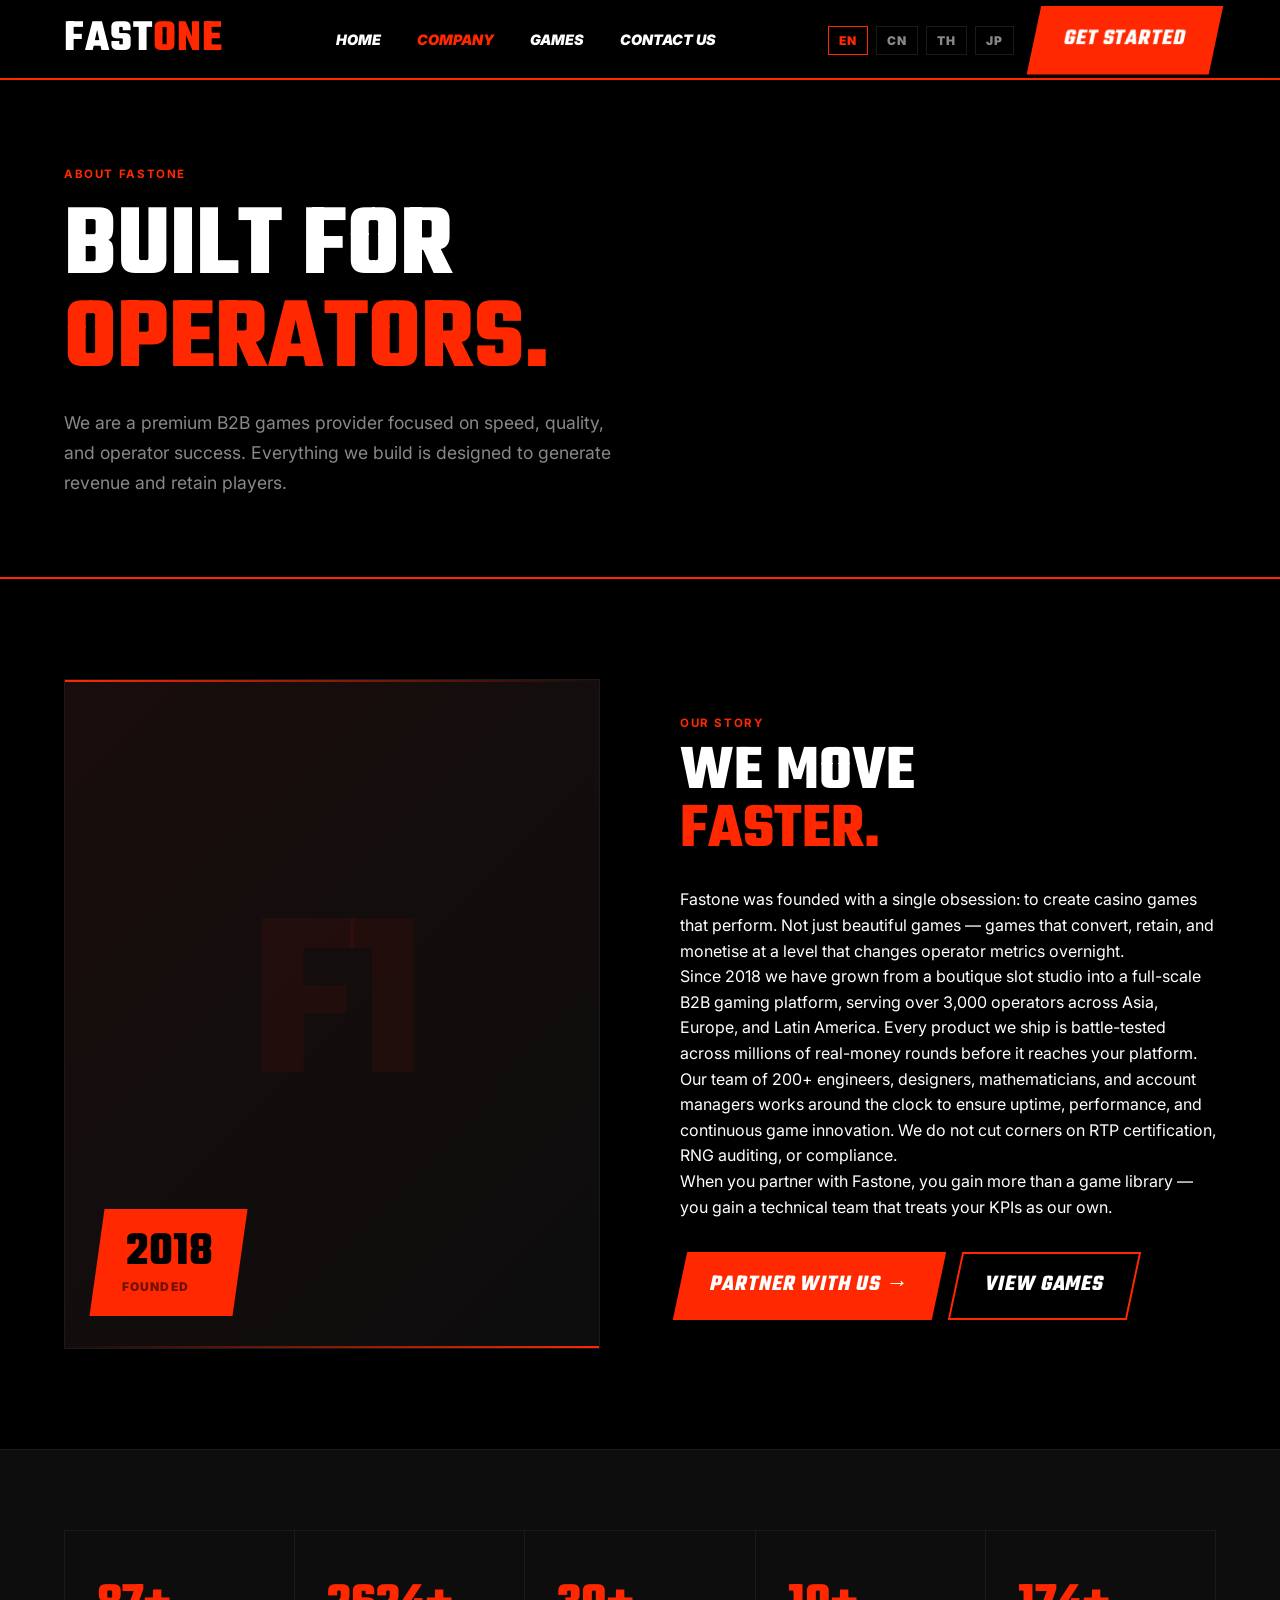
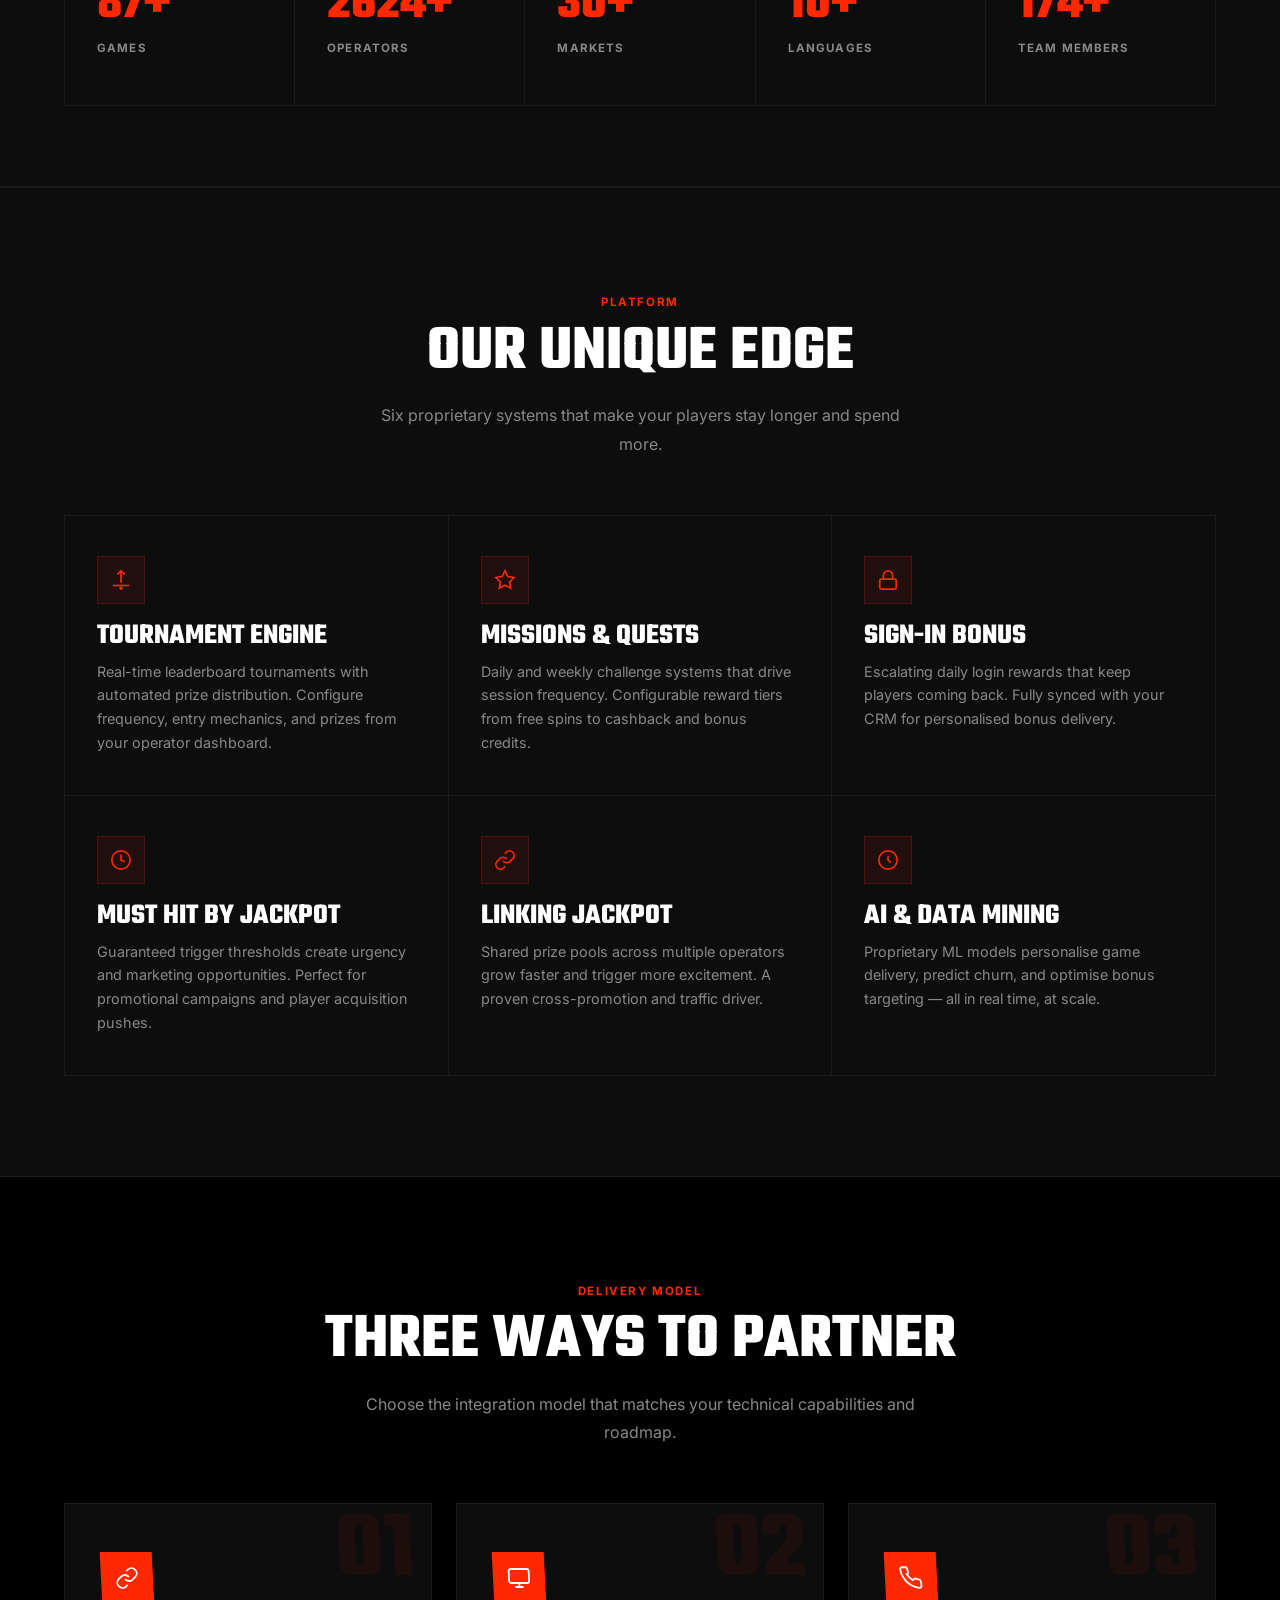
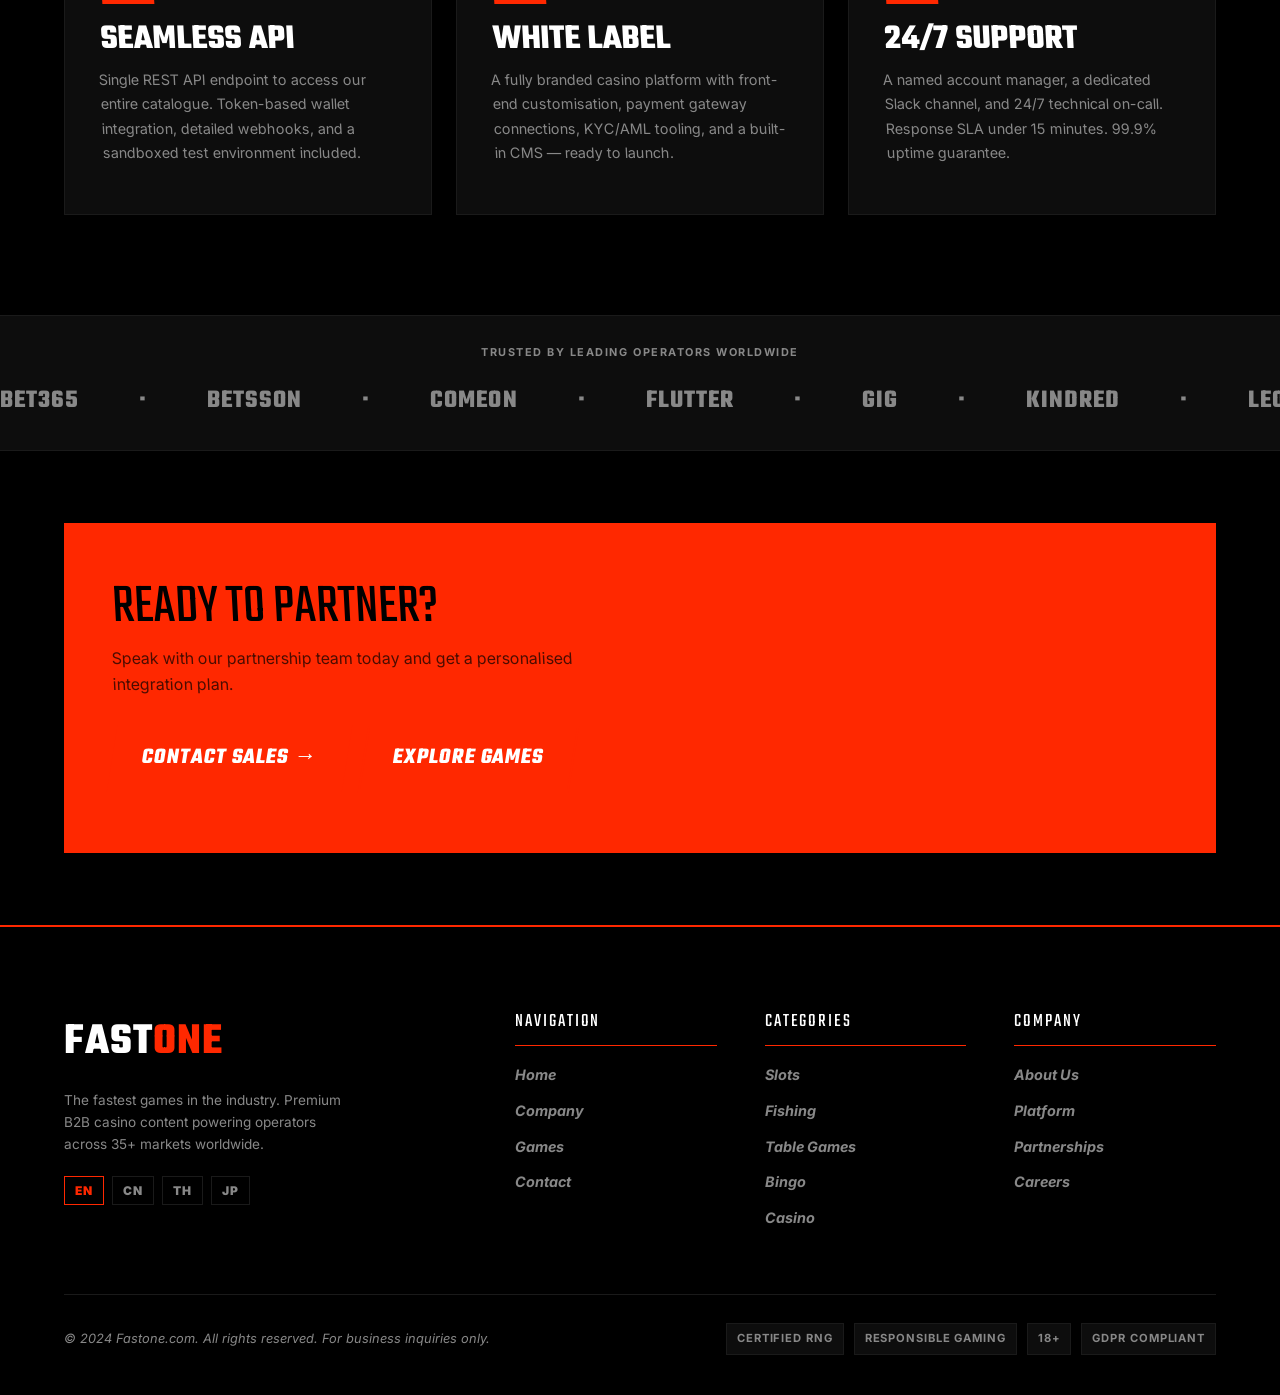
<file: company.html>
<!DOCTYPE html>
<html lang="en">
<head>
  <meta charset="UTF-8" />
  <meta name="viewport" content="width=device-width, initial-scale=1.0" />
  <title>Company — Fastone.com</title>
  <meta name="description" content="About Fastone.com — B2B gaming platform powering 3,000+ operators across 35 markets with premium casino content." />
  <link rel="stylesheet" href="style.css" />
</head>
<body>

<!-- NAV -->
<header>
  <nav class="nav">
    <div class="container nav__inner">
      <a href="index.html" class="nav__logo">FAST<span>ONE</span></a>
      <ul class="nav__links">
        <li><a href="index.html"   class="nav__link">Home</a></li>
        <li><a href="company.html" class="nav__link active">Company</a></li>
        <li><a href="games.html"   class="nav__link">Games</a></li>
        <li><a href="contact.html" class="nav__link">Contact Us</a></li>
      </ul>
      <div class="nav__right">
        <div class="lang-switcher">
          <button class="lang-btn on">EN</button>
          <button class="lang-btn">CN</button>
          <button class="lang-btn">TH</button>
          <button class="lang-btn">JP</button>
        </div>
        <a href="contact.html" class="btn btn--red nav__cta">Get Started</a>
      </div>
      <button class="nav__burger" aria-label="Open menu">
        <span></span><span></span><span></span>
      </button>
    </div>
    <nav class="nav__mobile">
      <a href="index.html">Home</a>
      <a href="company.html">Company</a>
      <a href="games.html">Games</a>
      <a href="contact.html">Contact Us</a>
      <a href="contact.html" style="color:#DC0000">Get Started →</a>
    </nav>
  </nav>
</header>

<!-- PAGE HERO -->
<section class="page-hero">
  <div class="container page-hero__inner">
    <div class="tag rv">About Fastone</div>
    <h1 class="page-hero__title rv delay-1">Built for<br><span style="color:var(--r)">Operators.</span></h1>
    <p class="page-hero__sub rv delay-2">We are a premium B2B games provider focused on speed, quality, and operator success. Everything we build is designed to generate revenue and retain players.</p>
  </div>
</section>

<!-- ABOUT US -->
<section class="section">
  <div class="container">
    <div class="about__grid">
      <div class="about__visual rv">
        <div class="about__visual-bg">
          <div class="about__visual-text">F1</div>
        </div>
        <div style="position:absolute;inset:0;background:linear-gradient(135deg,rgba(220,0,0,.06),transparent);pointer-events:none;"></div>
        <!-- Red accent lines -->
        <div style="position:absolute;top:0;left:0;right:0;height:2px;background:linear-gradient(90deg,var(--r),transparent);"></div>
        <div style="position:absolute;bottom:0;left:0;right:0;height:2px;background:linear-gradient(90deg,transparent,var(--r));"></div>
        <div class="about__badge">
          <div class="about__badge-num">2018</div>
          <div class="about__badge-text">Founded</div>
        </div>
      </div>
      <div class="about__text rv delay-1">
        <div class="tag">Our Story</div>
        <h2 class="section-title" style="margin-bottom:28px;">We Move<br><em style="font-style:normal;color:var(--r)">Faster.</em></h2>
        <p>Fastone was founded with a single obsession: to create casino games that perform. Not just beautiful games — games that convert, retain, and monetise at a level that changes operator metrics overnight.</p>
        <p>Since 2018 we have grown from a boutique slot studio into a full-scale B2B gaming platform, serving over 3,000 operators across Asia, Europe, and Latin America. Every product we ship is battle-tested across millions of real-money rounds before it reaches your platform.</p>
        <p>Our team of 200+ engineers, designers, mathematicians, and account managers works around the clock to ensure uptime, performance, and continuous game innovation. We do not cut corners on RTP certification, RNG auditing, or compliance.</p>
        <p>When you partner with Fastone, you gain more than a game library — you gain a technical team that treats your KPIs as our own.</p>
        <div style="display:flex;gap:16px;flex-wrap:wrap;margin-top:32px;">
          <a href="contact.html" class="btn btn--red">Partner With Us →</a>
          <a href="games.html"   class="btn btn--outline-red">View Games</a>
        </div>
      </div>
    </div>
  </div>
</section>

<!-- STATS -->
<section class="stats">
  <div class="stats__grid container">
    <div class="stats__item rv">
      <div class="stats__num"><span data-count="100" class="counter">0</span><span class="suffix">+</span></div>
      <div class="stats__label">Games</div>
    </div>
    <div class="stats__item rv delay-1">
      <div class="stats__num"><span data-count="3000" class="counter">0</span><span class="suffix">+</span></div>
      <div class="stats__label">Operators</div>
    </div>
    <div class="stats__item rv delay-2">
      <div class="stats__num"><span data-count="35" class="counter">0</span><span class="suffix">+</span></div>
      <div class="stats__label">Markets</div>
    </div>
    <div class="stats__item rv delay-3">
      <div class="stats__num"><span data-count="12" class="counter">0</span><span class="suffix">+</span></div>
      <div class="stats__label">Languages</div>
    </div>
    <div class="stats__item rv delay-4">
      <div class="stats__num"><span data-count="200" class="counter">0</span><span class="suffix">+</span></div>
      <div class="stats__label">Team Members</div>
    </div>
  </div>
</section>

<!-- PLATFORM FEATURES -->
<section class="section" style="background:var(--s1); border-top:1px solid var(--bd); border-bottom:1px solid var(--bd);">
  <div class="container">
    <div style="text-align:center; margin-bottom:56px;">
      <div class="tag rv">Platform</div>
      <h2 class="section-title rv delay-1">Our Unique Edge</h2>
      <p class="section-sub rv delay-2" style="margin:0 auto;">Six proprietary systems that make your players stay longer and spend more.</p>
    </div>
    <div class="features__grid">
      <div class="feature-card rv">
        <div class="feature-card__icon">
          <svg viewBox="0 0 24 24" stroke="var(--r)" fill="none" stroke-width="1.8"><path d="M8 6l4-4 4 4"/><path d="M12 2v13"/><path d="M3 18h18"/><circle cx="12" cy="21" r="1"/></svg>
        </div>
        <h3 class="feature-card__title">Tournament Engine</h3>
        <p class="feature-card__desc">Real-time leaderboard tournaments with automated prize distribution. Configure frequency, entry mechanics, and prizes from your operator dashboard.</p>
      </div>
      <div class="feature-card rv delay-1">
        <div class="feature-card__icon">
          <svg viewBox="0 0 24 24" stroke="var(--r)" fill="none" stroke-width="1.8"><path d="M12 2l3.09 6.26L22 9.27l-5 4.87 1.18 6.88L12 17.77l-6.18 3.25L7 14.14 2 9.27l6.91-1.01L12 2z"/></svg>
        </div>
        <h3 class="feature-card__title">Missions & Quests</h3>
        <p class="feature-card__desc">Daily and weekly challenge systems that drive session frequency. Configurable reward tiers from free spins to cashback and bonus credits.</p>
      </div>
      <div class="feature-card rv delay-2">
        <div class="feature-card__icon">
          <svg viewBox="0 0 24 24" stroke="var(--r)" fill="none" stroke-width="1.8"><rect x="3" y="11" width="18" height="11" rx="2"/><path d="M7 11V7a5 5 0 0 1 10 0v4"/></svg>
        </div>
        <h3 class="feature-card__title">Sign-in Bonus</h3>
        <p class="feature-card__desc">Escalating daily login rewards that keep players coming back. Fully synced with your CRM for personalised bonus delivery.</p>
      </div>
      <div class="feature-card rv delay-1">
        <div class="feature-card__icon">
          <svg viewBox="0 0 24 24" stroke="var(--r)" fill="none" stroke-width="1.8"><circle cx="12" cy="12" r="10"/><polyline points="12 6 12 12 16 14"/></svg>
        </div>
        <h3 class="feature-card__title">Must Hit By Jackpot</h3>
        <p class="feature-card__desc">Guaranteed trigger thresholds create urgency and marketing opportunities. Perfect for promotional campaigns and player acquisition pushes.</p>
      </div>
      <div class="feature-card rv delay-2">
        <div class="feature-card__icon">
          <svg viewBox="0 0 24 24" stroke="var(--r)" fill="none" stroke-width="1.8"><path d="M10 13a5 5 0 0 0 7.54.54l3-3a5 5 0 0 0-7.07-7.07l-1.72 1.71"/><path d="M14 11a5 5 0 0 0-7.54-.54l-3 3a5 5 0 0 0 7.07 7.07l1.71-1.71"/></svg>
        </div>
        <h3 class="feature-card__title">Linking Jackpot</h3>
        <p class="feature-card__desc">Shared prize pools across multiple operators grow faster and trigger more excitement. A proven cross-promotion and traffic driver.</p>
      </div>
      <div class="feature-card rv delay-3">
        <div class="feature-card__icon">
          <svg viewBox="0 0 24 24" stroke="var(--r)" fill="none" stroke-width="1.8"><path d="M12 2a10 10 0 1 0 0 20 10 10 0 0 0 0-20z"/><path d="M12 8v4l3 3"/></svg>
        </div>
        <h3 class="feature-card__title">AI & Data Mining</h3>
        <p class="feature-card__desc">Proprietary ML models personalise game delivery, predict churn, and optimise bonus targeting — all in real time, at scale.</p>
      </div>
    </div>
  </div>
</section>

<!-- OUR SERVICE -->
<section class="section">
  <div class="container">
    <div style="text-align:center; margin-bottom:56px;">
      <div class="tag rv">Delivery Model</div>
      <h2 class="section-title rv delay-1">Three Ways to Partner</h2>
      <p class="section-sub rv delay-2" style="margin:0 auto;">Choose the integration model that matches your technical capabilities and roadmap.</p>
    </div>
    <div class="services__grid">
      <div class="service-card rv">
        <div class="service-card__num">01</div>
        <div class="service-card__icon">
          <svg viewBox="0 0 24 24" stroke="white" fill="none" stroke-width="1.8"><path d="M10 13a5 5 0 0 0 7.54.54l3-3a5 5 0 0 0-7.07-7.07l-1.72 1.71"/><path d="M14 11a5 5 0 0 0-7.54-.54l-3 3a5 5 0 0 0 7.07 7.07l1.71-1.71"/></svg>
        </div>
        <h3 class="service-card__title">Seamless API</h3>
        <p class="service-card__desc">Single REST API endpoint to access our entire catalogue. Token-based wallet integration, detailed webhooks, and a sandboxed test environment included.</p>
      </div>
      <div class="service-card rv delay-1">
        <div class="service-card__num">02</div>
        <div class="service-card__icon">
          <svg viewBox="0 0 24 24" stroke="white" fill="none" stroke-width="1.8"><rect x="2" y="3" width="20" height="14" rx="2"/><path d="M8 21h8M12 17v4"/></svg>
        </div>
        <h3 class="service-card__title">White Label</h3>
        <p class="service-card__desc">A fully branded casino platform with front-end customisation, payment gateway connections, KYC/AML tooling, and a built-in CMS — ready to launch.</p>
      </div>
      <div class="service-card rv delay-2">
        <div class="service-card__num">03</div>
        <div class="service-card__icon">
          <svg viewBox="0 0 24 24" stroke="white" fill="none" stroke-width="1.8"><path d="M22 16.92v3a2 2 0 0 1-2.18 2 19.79 19.79 0 0 1-8.63-3.07A19.5 19.5 0 0 1 4.69 12a19.79 19.79 0 0 1-3.07-8.67A2 2 0 0 1 3.6 1.27h3a2 2 0 0 1 2 1.72c.127.96.361 1.903.7 2.81a2 2 0 0 1-.45 2.11L7.91 8.1a16 16 0 0 0 5.99 6l1-1a2 2 0 0 1 2.11-.45c.907.339 1.85.573 2.81.7a2 2 0 0 1 1.72 2.02z"/></svg>
        </div>
        <h3 class="service-card__title">24/7 Support</h3>
        <p class="service-card__desc">A named account manager, a dedicated Slack channel, and 24/7 technical on-call. Response SLA under 15 minutes. 99.9% uptime guarantee.</p>
      </div>
    </div>
  </div>
</section>

<!-- PARTNER MARQUEE -->
<div class="marquee-section">
  <div class="marquee-label">Trusted by leading operators worldwide</div>
  <div class="marquee-track">
    <div class="marquee-inner">
      <span class="marquee-item">bet365</span>
      <span class="marquee-item">·</span>
      <span class="marquee-item">Betsson</span>
      <span class="marquee-item">·</span>
      <span class="marquee-item">ComeOn</span>
      <span class="marquee-item">·</span>
      <span class="marquee-item">Flutter</span>
      <span class="marquee-item">·</span>
      <span class="marquee-item">GiG</span>
      <span class="marquee-item">·</span>
      <span class="marquee-item">Kindred</span>
      <span class="marquee-item">·</span>
      <span class="marquee-item">LeoVegas</span>
      <span class="marquee-item">·</span>
      <span class="marquee-item">888 Holdings</span>
      <span class="marquee-item">·</span>
      <span class="marquee-item">Betway</span>
      <span class="marquee-item">·</span>
      <span class="marquee-item">William Hill</span>
      <span class="marquee-item">·</span>
      <span class="marquee-item">bet365</span>
      <span class="marquee-item">·</span>
      <span class="marquee-item">Betsson</span>
      <span class="marquee-item">·</span>
      <span class="marquee-item">ComeOn</span>
      <span class="marquee-item">·</span>
      <span class="marquee-item">Flutter</span>
      <span class="marquee-item">·</span>
      <span class="marquee-item">GiG</span>
      <span class="marquee-item">·</span>
      <span class="marquee-item">Kindred</span>
      <span class="marquee-item">·</span>
      <span class="marquee-item">LeoVegas</span>
      <span class="marquee-item">·</span>
      <span class="marquee-item">888 Holdings</span>
      <span class="marquee-item">·</span>
      <span class="marquee-item">Betway</span>
      <span class="marquee-item">·</span>
      <span class="marquee-item">William Hill</span>
      <span class="marquee-item">·</span>
    </div>
  </div>
</div>

<!-- CTA -->
<section class="section--sm">
  <div class="container">
    <div class="cta-banner rv">
      <div class="cta-banner__title">Ready to Partner?</div>
      <p class="cta-banner__sub">Speak with our partnership team today and get a personalised integration plan.</p>
      <div class="cta-banner__btns">
        <a href="contact.html" class="btn btn--red">Contact Sales →</a>
        <a href="games.html"   class="btn btn--outline">Explore Games</a>
      </div>
    </div>
  </div>
</section>

<!-- FOOTER -->
<footer class="footer">
  <div class="container">
    <div class="footer__top">
      <div>
        <div class="footer__logo">FAST<span>ONE</span></div>
        <p class="footer__brand-desc">The fastest games in the industry. Premium B2B casino content powering operators across 35+ markets worldwide.</p>
        <div class="lang-switcher">
          <button class="lang-btn on">EN</button>
          <button class="lang-btn">CN</button>
          <button class="lang-btn">TH</button>
          <button class="lang-btn">JP</button>
        </div>
      </div>
      <div>
        <div class="footer__col-title">Navigation</div>
        <ul class="footer__links">
          <li><a href="index.html">Home</a></li>
          <li><a href="company.html">Company</a></li>
          <li><a href="games.html">Games</a></li>
          <li><a href="contact.html">Contact</a></li>
        </ul>
      </div>
      <div>
        <div class="footer__col-title">Categories</div>
        <ul class="footer__links">
          <li><a href="games.html">Slots</a></li>
          <li><a href="games.html">Fishing</a></li>
          <li><a href="games.html">Table Games</a></li>
          <li><a href="games.html">Bingo</a></li>
          <li><a href="games.html">Casino</a></li>
        </ul>
      </div>
      <div>
        <div class="footer__col-title">Company</div>
        <ul class="footer__links">
          <li><a href="company.html">About Us</a></li>
          <li><a href="company.html">Platform</a></li>
          <li><a href="contact.html">Partnerships</a></li>
          <li><a href="contact.html">Careers</a></li>
        </ul>
      </div>
    </div>
    <div class="footer__bottom">
      <p class="footer__copy">© 2024 Fastone.com. All rights reserved. For business inquiries only.</p>
      <div class="footer__badges">
        <span class="badge">Certified RNG</span>
        <span class="badge">Responsible Gaming</span>
        <span class="badge">18+</span>
        <span class="badge">GDPR Compliant</span>
      </div>
    </div>
  </div>
</footer>

<script src="app.js"></script>
</body>
</html>
</file>
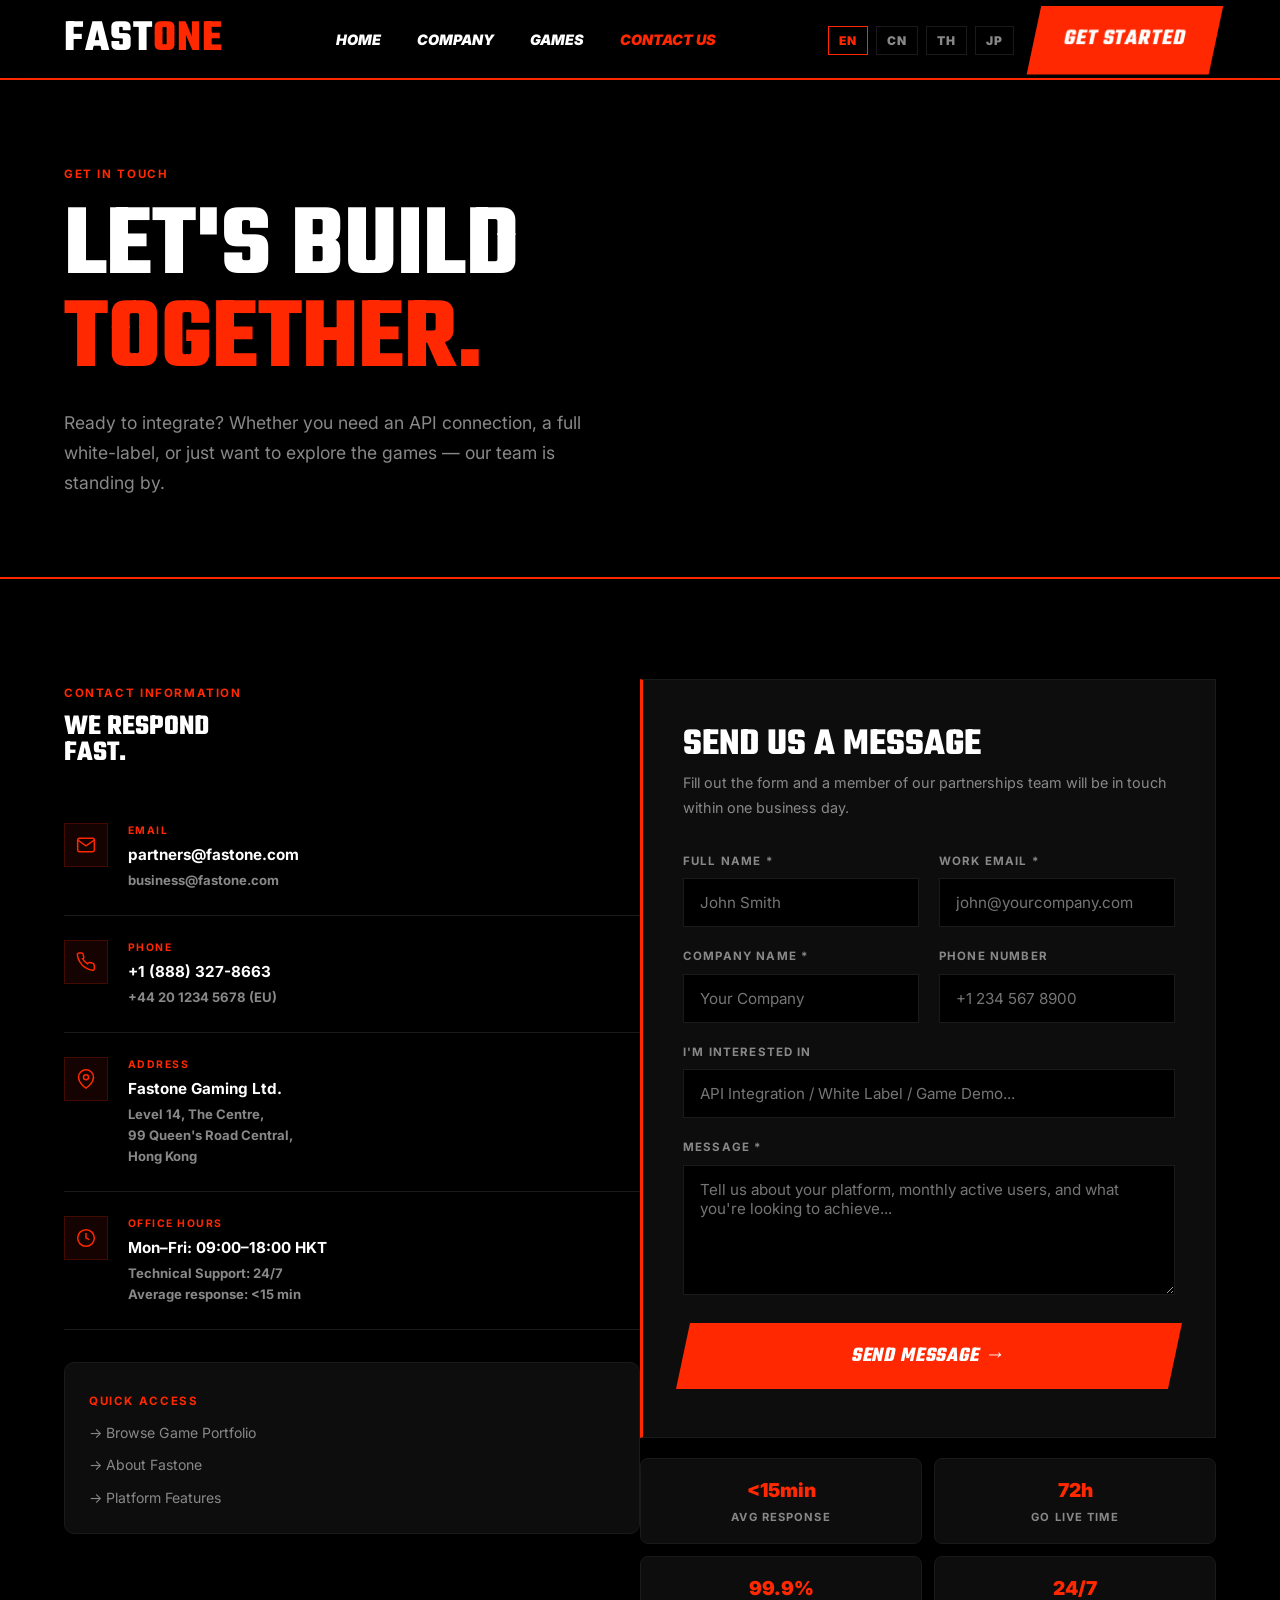
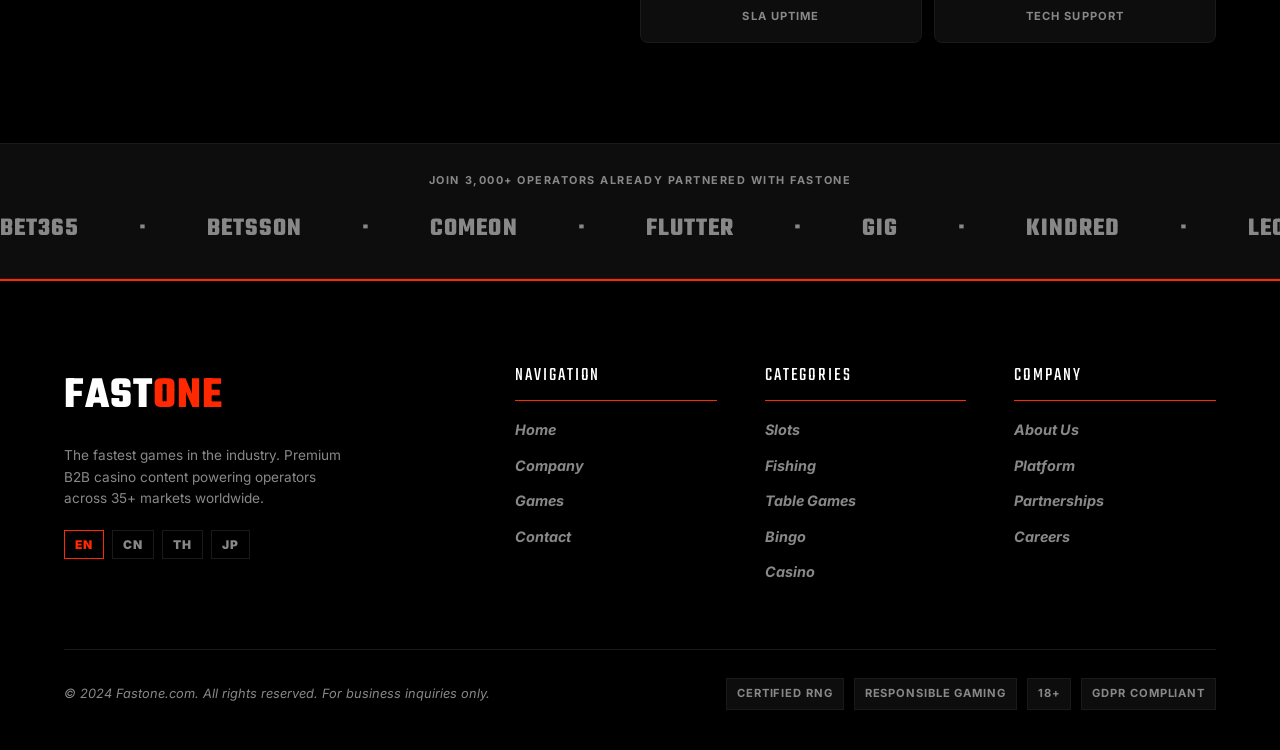
<file: contact.html>
<!DOCTYPE html>
<html lang="en">
<head>
  <meta charset="UTF-8" />
  <meta name="viewport" content="width=device-width, initial-scale=1.0" />
  <title>Contact — Fastone.com</title>
  <meta name="description" content="Contact Fastone.com — speak with our B2B partnership and sales team to start your integration today." />
  <link rel="stylesheet" href="style.css" />
</head>
<body>

<!-- NAV -->
<header>
  <nav class="nav">
    <div class="container nav__inner">
      <a href="index.html" class="nav__logo">FAST<span>ONE</span></a>
      <ul class="nav__links">
        <li><a href="index.html"   class="nav__link">Home</a></li>
        <li><a href="company.html" class="nav__link">Company</a></li>
        <li><a href="games.html"   class="nav__link">Games</a></li>
        <li><a href="contact.html" class="nav__link active">Contact Us</a></li>
      </ul>
      <div class="nav__right">
        <div class="lang-switcher">
          <button class="lang-btn on">EN</button>
          <button class="lang-btn">CN</button>
          <button class="lang-btn">TH</button>
          <button class="lang-btn">JP</button>
        </div>
        <a href="contact.html" class="btn btn--red nav__cta">Get Started</a>
      </div>
      <button class="nav__burger" aria-label="Open menu">
        <span></span><span></span><span></span>
      </button>
    </div>
    <nav class="nav__mobile">
      <a href="index.html">Home</a>
      <a href="company.html">Company</a>
      <a href="games.html">Games</a>
      <a href="contact.html">Contact Us</a>
      <a href="contact.html" style="color:#DC0000">Get Started →</a>
    </nav>
  </nav>
</header>

<!-- PAGE HERO -->
<section class="page-hero">
  <div class="container page-hero__inner">
    <div class="tag rv">Get in Touch</div>
    <h1 class="page-hero__title rv delay-1">Let's Build<br><span style="color:var(--r)">Together.</span></h1>
    <p class="page-hero__sub rv delay-2">Ready to integrate? Whether you need an API connection, a full white-label, or just want to explore the games — our team is standing by.</p>
  </div>
</section>

<!-- CONTACT CONTENT -->
<section class="section">
  <div class="container">
    <div class="contact__grid">

      <!-- Left: Contact Info -->
      <div class="rv">
        <div class="tag">Contact Information</div>
        <h2 class="section-title" style="font-size:1.8rem; margin-bottom:32px;">We Respond<br>Fast.</h2>

        <div class="contact-info__item">
          <div class="contact-info__icon">
            <svg viewBox="0 0 24 24"><path d="M4 4h16c1.1 0 2 .9 2 2v12c0 1.1-.9 2-2 2H4c-1.1 0-2-.9-2-2V6c0-1.1.9-2 2-2z"/><polyline points="22,6 12,13 2,6"/></svg>
          </div>
          <div>
            <div class="contact-info__label">Email</div>
            <div class="contact-info__val">partners@fastone.com</div>
            <div class="contact-info__val" style="color:var(--g);font-size:.82rem;margin-top:2px;">business@fastone.com</div>
          </div>
        </div>

        <div class="contact-info__item">
          <div class="contact-info__icon">
            <svg viewBox="0 0 24 24"><path d="M22 16.92v3a2 2 0 0 1-2.18 2 19.79 19.79 0 0 1-8.63-3.07A19.5 19.5 0 0 1 4.69 12a19.79 19.79 0 0 1-3.07-8.67A2 2 0 0 1 3.6 1.27h3a2 2 0 0 1 2 1.72c.127.96.361 1.903.7 2.81a2 2 0 0 1-.45 2.11L7.91 8.1a16 16 0 0 0 5.99 6l1-1a2 2 0 0 1 2.11-.45c.907.339 1.85.573 2.81.7a2 2 0 0 1 1.72 2.02z"/></svg>
          </div>
          <div>
            <div class="contact-info__label">Phone</div>
            <div class="contact-info__val">+1 (888) 327-8663</div>
            <div class="contact-info__val" style="color:var(--g);font-size:.82rem;margin-top:2px;">+44 20 1234 5678 (EU)</div>
          </div>
        </div>

        <div class="contact-info__item">
          <div class="contact-info__icon">
            <svg viewBox="0 0 24 24"><path d="M21 10c0 7-9 13-9 13s-9-6-9-13a9 9 0 0 1 18 0z"/><circle cx="12" cy="10" r="3"/></svg>
          </div>
          <div>
            <div class="contact-info__label">Address</div>
            <div class="contact-info__val">Fastone Gaming Ltd.</div>
            <div class="contact-info__val" style="color:var(--g);font-size:.82rem;margin-top:2px;">Level 14, The Centre,<br>99 Queen's Road Central,<br>Hong Kong</div>
          </div>
        </div>

        <div class="contact-info__item">
          <div class="contact-info__icon">
            <svg viewBox="0 0 24 24"><circle cx="12" cy="12" r="10"/><polyline points="12 6 12 12 16 14"/></svg>
          </div>
          <div>
            <div class="contact-info__label">Office Hours</div>
            <div class="contact-info__val">Mon–Fri: 09:00–18:00 HKT</div>
            <div class="contact-info__val" style="color:var(--g);font-size:.82rem;margin-top:2px;">Technical Support: 24/7<br>Average response: &lt;15 min</div>
          </div>
        </div>

        <!-- Quick links -->
        <div style="margin-top:32px; padding:24px; background:var(--s1); border:1px solid var(--bd); border-radius:10px;">
          <div class="tag" style="margin-bottom:12px;">Quick Access</div>
          <div style="display:flex;flex-direction:column;gap:10px;">
            <a href="games.html" style="font-size:.88rem;color:var(--g);display:flex;align-items:center;gap:8px;transition:.2s;" onmouseover="this.style.color='#fff'" onmouseout="this.style.color='#888'">
              → Browse Game Portfolio
            </a>
            <a href="company.html" style="font-size:.88rem;color:var(--g);display:flex;align-items:center;gap:8px;transition:.2s;" onmouseover="this.style.color='#fff'" onmouseout="this.style.color='#888'">
              → About Fastone
            </a>
            <a href="company.html" style="font-size:.88rem;color:var(--g);display:flex;align-items:center;gap:8px;transition:.2s;" onmouseover="this.style.color='#fff'" onmouseout="this.style.color='#888'">
              → Platform Features
            </a>
          </div>
        </div>
      </div>

      <!-- Right: Contact Form -->
      <div class="rv delay-2">
        <div class="form-card">
          <h2 class="form-title">Send Us a Message</h2>
          <p class="form-sub">Fill out the form and a member of our partnerships team will be in touch within one business day.</p>

          <form id="contact-form" novalidate>
            <div class="form-row">
              <div class="form-group">
                <label for="name">Full Name *</label>
                <input type="text" id="name" name="name" placeholder="John Smith" required />
              </div>
              <div class="form-group">
                <label for="email">Work Email *</label>
                <input type="email" id="email" name="email" placeholder="john@yourcompany.com" required />
              </div>
            </div>

            <div class="form-row">
              <div class="form-group">
                <label for="company">Company Name *</label>
                <input type="text" id="company" name="company" placeholder="Your Company" required />
              </div>
              <div class="form-group">
                <label for="phone">Phone Number</label>
                <input type="tel" id="phone" name="phone" placeholder="+1 234 567 8900" />
              </div>
            </div>

            <div class="form-group">
              <label for="interest">I'm interested in</label>
              <input type="text" id="interest" name="interest" placeholder="API Integration / White Label / Game Demo..." />
            </div>

            <div class="form-group">
              <label for="message">Message *</label>
              <textarea id="message" name="message" rows="5" placeholder="Tell us about your platform, monthly active users, and what you're looking to achieve..." required></textarea>
            </div>

            <button type="submit" class="btn btn--red form-submit">
              Send Message →
            </button>
          </form>
        </div>

        <!-- Trust signals -->
        <div style="display:grid;grid-template-columns:1fr 1fr;gap:12px;margin-top:20px;">
          <div style="background:var(--s1);border:1px solid var(--bd);border-radius:8px;padding:16px;text-align:center;">
            <div style="font-size:1.2rem;font-weight:900;color:var(--r);margin-bottom:4px;">&lt;15min</div>
            <div style="font-size:.7rem;font-weight:700;letter-spacing:.1em;text-transform:uppercase;color:var(--g);">Avg Response</div>
          </div>
          <div style="background:var(--s1);border:1px solid var(--bd);border-radius:8px;padding:16px;text-align:center;">
            <div style="font-size:1.2rem;font-weight:900;color:var(--r);margin-bottom:4px;">72h</div>
            <div style="font-size:.7rem;font-weight:700;letter-spacing:.1em;text-transform:uppercase;color:var(--g);">Go Live Time</div>
          </div>
          <div style="background:var(--s1);border:1px solid var(--bd);border-radius:8px;padding:16px;text-align:center;">
            <div style="font-size:1.2rem;font-weight:900;color:var(--r);margin-bottom:4px;">99.9%</div>
            <div style="font-size:.7rem;font-weight:700;letter-spacing:.1em;text-transform:uppercase;color:var(--g);">SLA Uptime</div>
          </div>
          <div style="background:var(--s1);border:1px solid var(--bd);border-radius:8px;padding:16px;text-align:center;">
            <div style="font-size:1.2rem;font-weight:900;color:var(--r);margin-bottom:4px;">24/7</div>
            <div style="font-size:.7rem;font-weight:700;letter-spacing:.1em;text-transform:uppercase;color:var(--g);">Tech Support</div>
          </div>
        </div>
      </div>

    </div>
  </div>
</section>

<!-- PARTNER MARQUEE -->
<div class="marquee-section">
  <div class="marquee-label">Join 3,000+ operators already partnered with Fastone</div>
  <div class="marquee-track">
    <div class="marquee-inner">
      <span class="marquee-item">bet365</span>
      <span class="marquee-item">·</span>
      <span class="marquee-item">Betsson</span>
      <span class="marquee-item">·</span>
      <span class="marquee-item">ComeOn</span>
      <span class="marquee-item">·</span>
      <span class="marquee-item">Flutter</span>
      <span class="marquee-item">·</span>
      <span class="marquee-item">GiG</span>
      <span class="marquee-item">·</span>
      <span class="marquee-item">Kindred</span>
      <span class="marquee-item">·</span>
      <span class="marquee-item">LeoVegas</span>
      <span class="marquee-item">·</span>
      <span class="marquee-item">888 Holdings</span>
      <span class="marquee-item">·</span>
      <span class="marquee-item">Betway</span>
      <span class="marquee-item">·</span>
      <span class="marquee-item">William Hill</span>
      <span class="marquee-item">·</span>
      <span class="marquee-item">bet365</span>
      <span class="marquee-item">·</span>
      <span class="marquee-item">Betsson</span>
      <span class="marquee-item">·</span>
      <span class="marquee-item">ComeOn</span>
      <span class="marquee-item">·</span>
      <span class="marquee-item">Flutter</span>
      <span class="marquee-item">·</span>
      <span class="marquee-item">GiG</span>
      <span class="marquee-item">·</span>
      <span class="marquee-item">Kindred</span>
      <span class="marquee-item">·</span>
      <span class="marquee-item">LeoVegas</span>
      <span class="marquee-item">·</span>
      <span class="marquee-item">888 Holdings</span>
      <span class="marquee-item">·</span>
      <span class="marquee-item">Betway</span>
      <span class="marquee-item">·</span>
      <span class="marquee-item">William Hill</span>
      <span class="marquee-item">·</span>
    </div>
  </div>
</div>

<!-- FOOTER -->
<footer class="footer">
  <div class="container">
    <div class="footer__top">
      <div>
        <div class="footer__logo">FAST<span>ONE</span></div>
        <p class="footer__brand-desc">The fastest games in the industry. Premium B2B casino content powering operators across 35+ markets worldwide.</p>
        <div class="lang-switcher">
          <button class="lang-btn on">EN</button>
          <button class="lang-btn">CN</button>
          <button class="lang-btn">TH</button>
          <button class="lang-btn">JP</button>
        </div>
      </div>
      <div>
        <div class="footer__col-title">Navigation</div>
        <ul class="footer__links">
          <li><a href="index.html">Home</a></li>
          <li><a href="company.html">Company</a></li>
          <li><a href="games.html">Games</a></li>
          <li><a href="contact.html">Contact</a></li>
        </ul>
      </div>
      <div>
        <div class="footer__col-title">Categories</div>
        <ul class="footer__links">
          <li><a href="games.html">Slots</a></li>
          <li><a href="games.html">Fishing</a></li>
          <li><a href="games.html">Table Games</a></li>
          <li><a href="games.html">Bingo</a></li>
          <li><a href="games.html">Casino</a></li>
        </ul>
      </div>
      <div>
        <div class="footer__col-title">Company</div>
        <ul class="footer__links">
          <li><a href="company.html">About Us</a></li>
          <li><a href="company.html">Platform</a></li>
          <li><a href="contact.html">Partnerships</a></li>
          <li><a href="contact.html">Careers</a></li>
        </ul>
      </div>
    </div>
    <div class="footer__bottom">
      <p class="footer__copy">© 2024 Fastone.com. All rights reserved. For business inquiries only.</p>
      <div class="footer__badges">
        <span class="badge">Certified RNG</span>
        <span class="badge">Responsible Gaming</span>
        <span class="badge">18+</span>
        <span class="badge">GDPR Compliant</span>
      </div>
    </div>
  </div>
</footer>

<script src="app.js"></script>
</body>
</html>
</file>
<file: style.css>
/* ==========================================================================
   Fastone Concept: SPEED — Unified Stylesheet
   F1 Formula Racing Inspired | Teko + Inter | #FF2800
   Covers both index.html and subpage class names
   ========================================================================== */

@import url('https://fonts.googleapis.com/css2?family=Teko:wght@400;600;700&family=Inter:ital,wght@0,400;0,700;0,900;1,900&display=swap');

:root {
  --red:   #FF2800;
  --red-d: #B31B00;
  --bg:    #000000;
  --bg-s:  #0D0D0D;
  --bd:    #1a1a1a;
  --w:     #FFFFFF;
  --g:     #888888;
  --r:     #FF2800; /* alias */
  --trans: 0.3s cubic-bezier(0.19, 1, 0.22, 1);
  --rad:   0px; /* no border-radius — racing sharp edges */
}

*, *::before, *::after { box-sizing: border-box; margin: 0; padding: 0; }
html { scroll-behavior: smooth; }

body {
  font-family: 'Inter', sans-serif;
  background-color: var(--bg);
  color: var(--w);
  overflow-x: hidden;
  line-height: 1.6;
  -webkit-font-smoothing: antialiased;
}

h1, h2, h3, h4, .impact-text, .section-title {
  font-family: 'Teko', sans-serif;
  text-transform: uppercase;
  line-height: 0.9;
}

a { text-decoration: none; color: inherit; transition: var(--trans); }
img { width: 100%; display: block; object-fit: cover; }
ul { list-style: none; }
button { cursor: pointer; font-family: inherit; border: none; background: none; }

/* ── Utilities ────────────────────────────────────── */
.container  { width: 90%; max-width: 1280px; margin: 0 auto; }
.section    { padding: 100px 0; }
.section--sm { padding: 72px 0; }
.red, .red-txt, .s-red { color: var(--red); }
.slant, .skew { transform: skewX(-10deg); display: inline-block; }
.tag {
  display: inline-block;
  font-size: .72rem; font-weight: 700;
  letter-spacing: .14em; text-transform: uppercase;
  color: var(--red); margin-bottom: 12px;
}

/* Diagonal cut sections */
.diag-section {
  position: relative;
  padding: 120px 0;
  background: var(--bg-s);
  clip-path: polygon(0 4vw, 100% 0, 100% calc(100% - 4vw), 0 100%);
  margin: -4vw 0;
  z-index: 2;
}
.diag-section.-dark { background: var(--bg); z-index: 1; }
.diag-section.-red  { background: var(--red); z-index: 3; color: var(--bg); }

/* Reveal animations */
.rv { opacity: 0; transform: translateY(24px); transition: opacity .6s ease, transform .6s ease; }
.rv.visible, .rv.revealed { opacity: 1; transform: none; }
.delay-1 { transition-delay: 0.12s; }
.delay-2 { transition-delay: 0.24s; }

/* ── Navigation ───────────────────────────────────── */
/* index.html nav classes */
.nav {
  position: fixed; top: 0; left: 0; width: 100%;
  height: 80px;
  background: rgba(0,0,0,0.88);
  backdrop-filter: blur(12px);
  z-index: 1000;
  border-bottom: 2px solid var(--red);
}
header {
  position: fixed; top: 0; width: 100%; z-index: 1000;
  background: rgba(0,0,0,0.88); backdrop-filter: blur(12px);
  border-bottom: 2px solid var(--red); height: 80px;
  display: flex; align-items: center;
}
.nav-inner, .nav__inner, .nav-wrap {
  display: flex; justify-content: space-between; align-items: center;
  height: 80px; padding: 0;
}
.logo, .nav__logo, .footer__logo {
  font-family: 'Teko', sans-serif;
  font-size: 2.8rem; font-weight: 700; letter-spacing: 1px;
}
.logo span, .nav__logo span, .footer__logo span { color: var(--red); }
.nav-links, .nav__links {
  display: flex; gap: 36px; font-weight: 900; font-style: italic;
  text-transform: uppercase; font-size: 0.9rem;
}
.nav-links a, .nav__link { color: var(--w); transition: var(--trans); }
.nav-links a:hover, .nav__link:hover, .nav__link.active { color: var(--red); }
.nav__right { display: flex; align-items: center; gap: 20px; }

/* Mobile nav */
.nav__mobile {
  display: none; flex-direction: column; gap: 0;
  background: #050505; padding: 12px 0;
  border-top: 1px solid var(--bd);
}
.nav__mobile a { padding: 14px 24px; font-size: 1rem; font-weight: 700; text-transform: uppercase; font-style: italic; }
.nav__mobile a:hover { color: var(--red); }
.nav__burger {
  display: none; flex-direction: column; gap: 5px;
  background: none; border: none; cursor: pointer; padding: 8px;
}
.nav__burger span { width: 24px; height: 2px; background: var(--w); display: block; transition: var(--trans); }
@media(max-width: 768px) {
  .nav__links, .nav-links { display: none !important; }
  .nav__burger { display: flex !important; }
  .nav--open .nav__mobile { display: flex; }
  /* index.html: hide CTA btn on mobile, show burger */
  .nav > .container > .btn-sm, .nav-inner > .btn, .nav-inner > .btn-sm { display: none; }
}

/* Language switcher */
.lang-switcher, .lang { display: flex; gap: 8px; }
.lang-btn, .lang span {
  background: transparent; color: var(--g);
  font-size: .75rem; font-weight: 900; letter-spacing: .08em;
  text-transform: uppercase; padding: 6px 10px;
  border: 1px solid var(--bd); transition: var(--trans);
}
.lang-btn.on, .lang-btn:hover, .lang span.active { color: var(--red); border-color: var(--red); }

/* ── Buttons ──────────────────────────────────────── */
.btn, .btn-red, .btn-sm {
  display: inline-flex; align-items: center; justify-content: center; gap: 8px;
  padding: 14px 28px;
  font-family: 'Teko', sans-serif;
  font-size: 1.4rem; font-weight: 700;
  text-transform: uppercase; letter-spacing: .04em;
  background: var(--red); color: var(--w);
  transform: skewX(-12deg);
  transition: var(--trans); border: 2px solid transparent;
}
.btn span, .btn-red span { transform: skewX(12deg); }
.btn:hover, .btn-red:hover { background: var(--w); color: var(--red); box-shadow: 0 0 20px rgba(255,40,0,0.4); }
.btn--red, .nav__cta { background: var(--red); color: var(--w); transform: skewX(-12deg); }
.btn--red span { transform: skewX(12deg); }
.btn--red:hover { background: var(--w); color: var(--red); }
.btn.-outline, .btn--outline, .btn-out {
  background: transparent; border: 2px solid var(--red); color: var(--w);
}
.btn.-outline:hover, .btn--outline:hover, .btn-out:hover { background: var(--red); color: var(--w); }

/* ── Hero ─────────────────────────────────────────── */
/* index.html hero */
.hero {
  height: 100vh; min-height: 600px;
  position: relative; display: flex; align-items: center;
  overflow: hidden; padding-top: 80px;
}
.hero-bg {
  position: absolute; inset: 0; z-index: 0;
  background: url('images/v4_bottom_bg.png') center/cover;
  opacity: 0.6;
}
.hero-bg::after {
  content:''; position: absolute; inset: 0;
  background: linear-gradient(90deg, #000 0%, rgba(0,0,0,0.5) 50%, transparent 100%);
}
.hero-content { position: relative; z-index: 1; width: 100%; }
.hero-label { font-weight: 900; font-style: italic; color: var(--red); letter-spacing: 2px; margin-bottom: 20px; }
.hero-title { font-size: clamp(5rem, 10vw, 12rem); margin-bottom: 20px; text-shadow: 4px 4px 0px var(--red-d); }
.hero-sub { font-size: 1.2rem; max-width: 600px; color: #ccc; margin-bottom: 40px; line-height: 1.6; }

/* subpage hero */
.page-hero { padding: 160px 0 80px; background: var(--bg); border-bottom: 2px solid var(--red); }
.page-hero__inner { }
.page-hero__title { font-size: clamp(4rem, 8vw, 7rem); margin: 8px 0 20px; }
.page-hero__sub { font-size: 1.1rem; color: var(--g); max-width: 560px; line-height: 1.7; }
.h-art { display: grid; grid-template-columns: 1fr 1fr; gap: 10px; height: 600px; transform: skewX(-5deg); }
.ha-card { position: relative; overflow: hidden; background: var(--bd); }
.ha-card img { height: 100%; object-fit: cover; opacity: .5; filter: grayscale(1); transition: .5s ease; }
.ha-card:hover img { opacity: 1; filter: grayscale(0) scale(1.05); }
.ha-text { position: absolute; bottom: 20px; left: 20px; font-size: 2rem; transform: skewX(5deg); text-shadow: 0 4px 20px rgba(0,0,0,0.8); z-index: 2; }

/* ── Marquee / Speed Tape ─────────────────────────── */
.marquee {
  background: var(--red); color: var(--bg);
  padding: 10px 0; white-space: nowrap; overflow: hidden;
  font-family: 'Teko', sans-serif; font-size: 2rem; font-weight: 700;
  transform: skewY(-2deg); position: relative; z-index: 10;
}
.mq-track { display: inline-block; animation: scroll-fast 10s linear infinite; }
.mq-item { margin-right: 40px; }
@keyframes scroll-fast { from { transform: translateX(0); } to { transform: translateX(-50%); } }

/* partner marquee */
.marquee-wrap { overflow: hidden; white-space: nowrap; background: var(--red); padding: 10px 0; }
.marquee-inner { display: inline-block; animation: scroll-fast 16s linear infinite; }
.marquee-item { display: inline-block; margin-right: 60px; font-family: 'Teko', sans-serif; font-size: 1.8rem; }

/* ── Stats / Engine ───────────────────────────────── */
.engine-grid {
  display: grid; grid-template-columns: repeat(4, 1fr); gap: 20px;
}
.engine-stat {
  background: var(--bg); color: var(--w);
  padding: 40px; border-left: 4px solid var(--w);
  transition: var(--trans);
}
.engine-stat:hover { border-color: var(--bg); background: var(--w); color: var(--bg); transform: translateX(10px); }
.e-num { font-size: 5rem; font-family: 'Teko', sans-serif; line-height: 0.8; margin-bottom: 10px; }
.e-lbl { font-weight: 900; font-style: italic; text-transform: uppercase; }
.stat-grid { display: flex; justify-content: space-between; flex-wrap: wrap; gap: 40px; }
.stat-item { padding-left: 20px; border-left: 3px solid var(--red); }
.st-num { font-size: 3.5rem; font-family: 'Teko', sans-serif; line-height: 1; margin-bottom: 5px; }
.st-lbl { font-size: .75rem; font-weight: 700; color: var(--g); text-transform: uppercase; letter-spacing: .1em; }

/* ── Game Grid ────────────────────────────────────── */
/* index scroll track */
.game-track { display: flex; gap: 30px; padding: 40px 0; overflow-x: auto; scroll-snap-type: x mandatory; }
.game-track::-webkit-scrollbar { display: none; }
.game-card { flex: 0 0 300px; scroll-snap-align: start; position: relative; transform: skewX(-5deg); transition: var(--trans); cursor: pointer; }
.game-card-inner { border-radius: 0; overflow: hidden; border: 2px solid #222; position: relative; }
.game-card img { height: 380px; transition: var(--trans); }
.game-card:hover { transform: skewX(-5deg) translateY(-10px); z-index: 2; }
.game-card:hover img { transform: scale(1.1); filter: contrast(1.2); }
.game-card:hover .game-card-inner { border-color: var(--red); box-shadow: -12px 12px 0px rgba(255,40,0,0.2); }
.game-info { position: absolute; bottom: 0; left: 0; width: 100%; padding: 30px 20px 20px; background: linear-gradient(transparent, #000 70%); transform: skewX(5deg); }
.game-cat { color: var(--red); font-weight: 900; font-size: .8rem; letter-spacing: 2px; }
.game-name { font-family: 'Teko', sans-serif; font-size: 2.5rem; line-height: 1; margin-bottom: 10px; }

/* games.html grid */
.games-grid, #games-grid, #game-grid {
  display: grid;
  grid-template-columns: repeat(auto-fill, minmax(220px, 1fr));
  gap: 16px;
  margin-top: 32px;
}
.tabs { display: flex; gap: 8px; flex-wrap: wrap; margin-bottom: 32px; }
.tab-btn {
  padding: 10px 20px; background: var(--bd); color: var(--g);
  font-family: 'Teko', sans-serif; font-size: 1.2rem;
  text-transform: uppercase; letter-spacing: .08em;
  transform: skewX(-8deg); transition: var(--trans); border: 1px solid var(--bd);
}
.tab-btn.active, .tab-btn:hover { background: var(--red); color: var(--w); border-color: var(--red); }

/* game cards from app.js (.gc classes) */
.gc {
  position: relative; overflow: hidden; cursor: pointer;
  aspect-ratio: 2/3; border: 1px solid var(--bd); transform: skewX(-3deg);
  transition: var(--trans);
}
.gc:hover { transform: skewX(-3deg) translateY(-8px); border-color: var(--red); z-index: 2; }
.gc-img { width: 100%; height: 100%; object-fit: cover; filter: brightness(.7) grayscale(.3); transition: var(--trans); }
.gc:hover .gc-img { filter: brightness(.9) grayscale(0) scale(1.05); }
.gc-ov { position: absolute; inset: 0; padding: 16px; display: flex; flex-direction: column; justify-content: flex-end; background: linear-gradient(to top, rgba(0,0,0,0.9) 0%, transparent 55%); transform: skewX(3deg); }
.gc-badge { font-size: .6rem; font-weight: 900; color: var(--red); text-transform: uppercase; letter-spacing: .15em; margin-bottom: 4px; }
.gc-title { font-family: 'Teko', sans-serif; font-size: 1.6rem; line-height: 1; margin-bottom: 6px; }
.gc-foot { display: flex; justify-content: space-between; align-items: center; font-size: .7rem; color: var(--g); }
.gc-btn { background: var(--red); color: var(--w); padding: 6px 12px; font-size: .7rem; font-weight: 700; transform: skewX(-8deg); margin-top: 8px; display: inline-block; }

/* ── Company / About sections ─────────────────────── */
.about-grid { display: grid; grid-template-columns: 1fr 1fr; gap: 80px; align-items: center; }
.section-title { font-size: clamp(2.5rem, 5vw, 5rem); margin-bottom: 20px; }
.section-sub, .a-desc { font-size: 1rem; color: var(--g); max-width: 560px; line-height: 1.8; }

/* architecture list */
.a-list { display: grid; border-top: 1px solid var(--bd); }
.a-item { display: grid; grid-template-columns: 80px 1fr 1.5fr; gap: 30px; padding: 36px 0; border-bottom: 1px solid var(--bd); align-items: center; transition: var(--trans); }
.a-item:hover { background: var(--bg-s); padding-left: 20px; border-left: 3px solid var(--red); }
.a-num { font-size: 3.5rem; font-family: 'Teko', sans-serif; color: var(--bd); line-height: .8; }
.a-item:hover .a-num { color: var(--red); }
.a-title { font-size: 2rem; font-family: 'Teko', sans-serif; text-transform: uppercase; }

/* deployment cards */
.d-grid { display: grid; grid-template-columns: repeat(3, 1fr); gap: 24px; }
.d-card {
  background: var(--bg-s); padding: 48px 36px;
  border: 1px solid var(--bd); position: relative; transition: var(--trans);
  transform: skewX(-5deg);
}
.d-card::before { content:''; position: absolute; top:-1px; left:-1px; width: 0; height: 3px; background: var(--red); transition: .4s ease; }
.d-card:hover::before { width: calc(100% + 2px); }
.d-card:hover { transform: skewX(-5deg) translateY(-8px); border-color: #333; }
.d-icon { font-size: 2rem; color: var(--red); margin-bottom: 16px; }
.d-title { font-size: 2.2rem; font-family: 'Teko', sans-serif; margin-bottom: 12px; text-transform: uppercase; }
.d-desc { color: var(--g); font-size: .9rem; }

/* compliance badges */
.comp-grid { display: grid; grid-template-columns: repeat(auto-fit, minmax(200px, 1fr)); gap: 16px; }
.comp-card { background: var(--bg-s); padding: 28px 24px; border: 1px solid var(--bd); text-align: center; transition: var(--trans); }
.comp-card:hover { border-color: var(--red); }
.comp-icon { font-size: 2rem; margin-bottom: 12px; }
.comp-name { font-family: 'Teko', sans-serif; font-size: 1.4rem; text-transform: uppercase; }

/* ── CTA Banner ───────────────────────────────────── */
.cta-banner {
  background: var(--red); padding: 60px 48px;
  transform: skewX(-3deg); position: relative;
}
.cta-banner > * { transform: skewX(3deg); }
.cta-banner__title { font-family: 'Teko', sans-serif; font-size: 3.5rem; line-height: .9; margin-bottom: 12px; color: var(--bg); text-transform: uppercase; }
.cta-banner__sub { font-size: 1rem; color: rgba(0,0,0,0.7); max-width: 480px; margin-bottom: 28px; }
.cta-banner__btns { display: flex; gap: 16px; flex-wrap: wrap; }
.cta-band { background: var(--red); padding: 80px 0; text-align: center; }

/* ── Contact ──────────────────────────────────────── */
.contact-grid { display: grid; grid-template-columns: 1fr 1fr; min-height: 80vh; gap: 0; }
.contact-info { padding: 80px 60px; background: var(--bg-s); border-right: 2px solid var(--red); }
.contact-form { padding: 80px 60px; background: var(--bg); }
.form-row { display: grid; grid-template-columns: 1fr 1fr; gap: 20px; }
.form-field { display: flex; flex-direction: column; gap: 8px; margin-bottom: 20px; }
.form-field label { font-size: .8rem; font-weight: 700; text-transform: uppercase; letter-spacing: .1em; color: var(--g); }
.form-field input, .form-field select, .form-field textarea {
  background: var(--bg-s); border: 1px solid var(--bd); color: var(--w);
  padding: 14px 16px; font-family: 'Inter', sans-serif; font-size: .95rem;
  transition: var(--trans);
}
.form-field input:focus, .form-field select:focus, .form-field textarea:focus { outline: none; border-color: var(--red); }
.form-field textarea { min-height: 120px; resize: vertical; }
#contact-form button[type=submit] { width: 100%; margin-top: 8px; }

/* ── Footer ───────────────────────────────────────── */
.footer { padding: 80px 0 40px; background: var(--bg); border-top: 2px solid var(--red); }
footer { padding: 80px 0 40px; background: var(--bg); border-top: 2px solid var(--red); }
.f-logo { font-family: 'Teko', sans-serif; font-size: 3.5rem; color: #333; margin-bottom: 16px; }
.f-logo span { color: #555; }
.f-links { display: flex; justify-content: center; gap: 28px; margin-bottom: 36px; font-weight: 700; color: var(--g); text-transform: uppercase; }
.f-links a:hover { color: var(--w); }
.footer__top { display: grid; grid-template-columns: 2fr 1fr 1fr 1fr; gap: 48px; margin-bottom: 64px; }
.footer__col-title { font-family: 'Teko', sans-serif; font-size: 1.2rem; text-transform: uppercase; letter-spacing: .1em; color: var(--w); margin-bottom: 16px; border-bottom: 1px solid var(--red); padding-bottom: 8px; }
.footer__links { display: flex; flex-direction: column; gap: 10px; }
.footer__links a { color: var(--g); font-size: .9rem; font-style: italic; font-weight: 700; }
.footer__links a:hover { color: var(--red); }
.footer__brand-desc { color: var(--g); font-size: .85rem; max-width: 280px; margin: 12px 0 20px; }
.footer__bottom { display: flex; justify-content: space-between; align-items: center; border-top: 1px solid var(--bd); padding-top: 28px; flex-wrap: wrap; gap: 16px; }
.footer__copy { color: var(--g); font-size: .8rem; font-style: italic; }
.footer__badges { display: flex; gap: 10px; flex-wrap: wrap; }
.badge { background: var(--bg-s); color: var(--g); font-size: .7rem; font-weight: 700; text-transform: uppercase; letter-spacing: .08em; padding: 6px 10px; border: 1px solid var(--bd); }
.f-grid { display: grid; grid-template-columns: 2fr 1fr 1fr 1fr; gap: 48px; margin-bottom: 64px; }
.f-title { font-family: 'Teko', sans-serif; font-size: 1.2rem; text-transform: uppercase; letter-spacing: .1em; margin-bottom: 16px; }
.f-link { display: block; color: var(--g); font-size: .9rem; margin-bottom: 10px; }
.f-link:hover { color: var(--red); }
.f-desc { color: var(--g); max-width: 280px; font-size: .9rem; }
.f-bot { display: flex; justify-content: space-between; border-top: 1px solid var(--bd); padding-top: 24px; color: var(--g); font-size: .8rem; flex-wrap: wrap; gap: 12px; }

/* ── Modal ────────────────────────────────────────── */
.modal-overlay, #modal {
  position: fixed; inset: 0; background: rgba(0,0,0,0.95);
  z-index: 9999; display: flex; align-items: center; justify-content: center;
  opacity: 0; pointer-events: none; transition: var(--trans);
}
.modal-overlay.open, .modal-overlay.is-open, #modal.open, #modal.is-open { opacity: 1; pointer-events: all; }
.modal {
  width: 90%; max-width: 900px; background: var(--bg-s);
  border: 2px solid var(--red); display: flex;
  transform: skewX(-5deg); position: relative;
  box-shadow: 20px 20px 0px rgba(255,40,0,0.2);
}
.modal-close, .m-close {
  position: absolute; top: -20px; right: -20px; width: 50px; height: 50px;
  background: var(--red); color: var(--w); display: flex; align-items: center; justify-content: center;
  font-size: 2rem; cursor: pointer; font-family: 'Teko', sans-serif;
}
.modal-img, .m-thumb { width: 50%; padding: 20px; }
.modal-img img, .m-thumb img { height: 100%; }
.modal-body, .m-body { width: 50%; padding: 40px; transform: skewX(5deg); display: flex; flex-direction: column; justify-content: center; }
.m-title, .m-name { font-size: 3.5rem; font-family: 'Teko', sans-serif; line-height: 1; margin-bottom: 8px; }
.m-cat { color: var(--red); font-weight: 900; letter-spacing: 2px; margin-bottom: 16px; font-size: .85rem; text-transform: uppercase; }
.m-desc { color: var(--g); margin-bottom: 24px; font-size: .95rem; }
.m-stats { display: flex; gap: 20px; margin-bottom: 24px; }
.m-stat { flex: 1; }
.m-val, .m-rtp, .m-vol, .m-win { font-size: 2rem; font-family: 'Teko', sans-serif; }
.m-lbl { font-size: .7rem; color: var(--g); text-transform: uppercase; letter-spacing: .1em; }
.hi { color: var(--red); }
.m-play-btn { width: 100%; margin-top: 4px; }

/* ── Responsive ───────────────────────────────────── */
@media(max-width: 1024px) {
  .about-grid { grid-template-columns: 1fr; }
  .d-grid { grid-template-columns: 1fr 1fr; }
  .footer__top, .f-grid { grid-template-columns: 1fr 1fr; }
  .a-item { grid-template-columns: 60px 1fr; }
  .a-item .a-desc { display: none; }
  .engine-grid { grid-template-columns: repeat(2, 1fr); }
}
@media(max-width: 768px) {
  .container { width: 95%; }
  .page-hero { padding: 120px 0 60px; }
  .engine-grid, .stat-grid { grid-template-columns: 1fr 1fr; }
  .d-grid, .contact-grid { grid-template-columns: 1fr; }
  .modal-overlay, #modal { align-items: flex-start; overflow-y: auto; padding: 60px 16px 40px; }
  .modal { flex-direction: column; transform: skewX(0); width: 100%; max-width: 100%; box-shadow: none; }
  .modal-img, .m-thumb { width: 100%; height: 220px; }
  .modal-body, .m-body { width: 100%; transform: skewX(0); }
  .footer__top, .f-grid { grid-template-columns: 1fr 1fr; }
  .f-bot, .footer__bottom { flex-direction: column; }
  .form-row { grid-template-columns: 1fr; }
  /* Hero mobile fixes */
  .hero { min-height: 100svh; padding-top: 100px; padding-bottom: 60px; }
  .hero-title { font-size: clamp(3rem, 10vw, 5rem); }
  .hero-sub { font-size: 1rem; }
  /* Remove skew on mobile to prevent clipping */
  .slant, .skew { transform: none !important; }
  .diag-section { clip-path: none !important; margin: 0 !important; }
  .btn, .btn--red { transform: none !important; }
  .btn span, .btn--red span { transform: none !important; }
  .marquee { transform: none !important; }
  .d-card { transform: none !important; }
  .game-card { transform: none !important; }
  .game-card:hover { transform: translateY(-8px) !important; }
  .h-art { height: 300px; transform: none; }
  .h-actions { flex-wrap: wrap; gap: 12px; }
}
@media(max-width: 480px) {
  .engine-grid, .stat-grid { grid-template-columns: 1fr; }
  .footer__top, .f-grid { grid-template-columns: 1fr; }
  .cta-banner { padding: 40px 24px; transform: none !important; }
  .cta-banner > * { transform: none !important; }
  .hero-title { font-size: 3rem; }
}

/* ══════════════════════════════════════════════════
   SUBPAGE FIXES — company.html & contact.html
   ══════════════════════════════════════════════════ */

/* ── Missing CSS variable (used in inline styles) ── */
:root { --s1: #0D0D0D; }

/* ── Tab button .on state (app.js uses .on not .active) ── */
.tab-btn.on { background: var(--red); color: var(--w); border-color: var(--red); }

/* ── COMPANY PAGE — missing classes
   ══════════════════════════════════════════════════ */

/* delay utilities */
.delay-3 { transition-delay: 0.36s; }
.delay-4 { transition-delay: 0.48s; }

/* btn--outline-red */
.btn--outline-red {
  display: inline-flex; align-items: center; gap: 8px;
  padding: 14px 28px;
  font-family: 'Teko', sans-serif; font-size: 1.4rem; font-weight: 700;
  text-transform: uppercase; letter-spacing: .04em;
  background: transparent; color: var(--w);
  border: 2px solid var(--red);
  transform: skewX(-12deg); transition: var(--trans);
}
.btn--outline-red span { transform: skewX(12deg); }
.btn--outline-red:hover { background: var(--red); box-shadow: 0 0 20px rgba(255,40,0,0.4); }

/* ── About Grid ───────────────────────────────── */
.about__grid {
  display: grid; grid-template-columns: 1fr 1fr; gap: 80px; align-items: center;
}
.about__visual {
  position: relative; background: var(--bg-s); border: 1px solid var(--bd);
  aspect-ratio: 4 / 5; overflow: hidden;
}
.about__visual-bg {
  position: absolute; inset: 0;
  display: flex; align-items: center; justify-content: center; overflow: hidden;
}
.about__visual-text {
  font-family: 'Teko', sans-serif;
  font-size: 15rem; font-weight: 700; line-height: 1; letter-spacing: -.05em;
  color: rgba(255,40,0,0.06); user-select: none;
}
.about__badge {
  position: absolute; bottom: 32px; left: 32px;
  background: var(--red); padding: 20px 28px;
  transform: skewX(-8deg);
}
.about__badge-num {
  display: block; font-family: 'Teko', sans-serif;
  font-size: 3rem; font-weight: 700; line-height: 1;
  color: var(--bg); transform: skewX(8deg);
}
.about__badge-text {
  display: block; font-size: .75rem; font-weight: 900;
  text-transform: uppercase; letter-spacing: .1em;
  color: rgba(0,0,0,.55); transform: skewX(8deg);
}
.about__text { }

/* ── Feature Cards ────────────────────────────── */
.features__grid {
  display: grid; grid-template-columns: repeat(3, 1fr); gap: 1px;
  background: var(--bd); border: 1px solid var(--bd);
}
.feature-card {
  background: var(--bg-s); padding: 40px 32px;
  position: relative; transition: var(--trans);
}
.feature-card::before {
  content: ''; position: absolute; top: 0; left: 0; width: 0; height: 3px;
  background: var(--red); transition: width .4s ease;
}
.feature-card:hover::before { width: 100%; }
.feature-card:hover { background: var(--bg); }
.feature-card__icon {
  width: 48px; height: 48px; margin-bottom: 20px;
  background: rgba(255,40,0,.08); border: 1px solid rgba(255,40,0,.2);
  display: flex; align-items: center; justify-content: center;
}
.feature-card__icon svg { width: 22px; height: 22px; }
.feature-card__title {
  font-family: 'Teko', sans-serif; font-size: 1.8rem; font-weight: 700;
  text-transform: uppercase; margin-bottom: 10px;
}
.feature-card__desc { font-size: .9rem; color: var(--g); line-height: 1.65; }

/* ── Service Cards ────────────────────────────── */
.services__grid { display: grid; grid-template-columns: repeat(3, 1fr); gap: 24px; }
.service-card {
  background: var(--bg-s); padding: 48px 36px;
  border: 1px solid var(--bd); position: relative;
  transition: var(--trans); transform: skewX(-3deg);
}
.service-card:hover { transform: skewX(-3deg) translateY(-8px); border-color: #333; }
.service-card__num {
  position: absolute; top: 0; right: 0;
  font-family: 'Teko', sans-serif; font-size: 6rem; font-weight: 700; line-height: 1;
  color: rgba(255,40,0,.06); padding-right: 16px; transform: skewX(3deg);
}
.service-card__icon {
  width: 52px; height: 52px; background: var(--red); margin-bottom: 20px;
  display: flex; align-items: center; justify-content: center;
  transform: skewX(3deg);
}
.service-card__icon svg { width: 24px; height: 24px; }
.service-card__title {
  font-family: 'Teko', sans-serif; font-size: 2.2rem; font-weight: 700;
  text-transform: uppercase; margin-bottom: 12px; transform: skewX(3deg);
}
.service-card__desc { color: var(--g); font-size: .9rem; line-height: 1.7; transform: skewX(3deg); }

/* ── Contact Grid (alias) ─────────────────────── */
.contact__grid { display: grid; grid-template-columns: 1fr 1fr; min-height: 80vh; gap: 0; }

/* ── Scroll reveal — .on class (from app.js) ─── */
.rv.on { opacity: 1; transform: none; }

/* ── Game Cards (app.js createGameCard) ─────── */
.game-card {
  position: relative; cursor: pointer;
  transform: skewX(-3deg); transition: var(--trans);
  border: 1px solid var(--bd);
}
.game-card:hover { transform: skewX(-3deg) translateY(-8px); border-color: var(--red); z-index: 2; }
.game-card__thumb { position: relative; aspect-ratio: 2/3; overflow: hidden; }
.game-card__img {
  width: 100%; height: 100%; object-fit: cover;
  filter: brightness(.75) grayscale(.2); transition: var(--trans); display: block;
}
.game-card:hover .game-card__img { filter: brightness(.9) grayscale(0); transform: scale(1.05); }
.game-card__bg {
  width: 100%; height: 100%;
  display: flex; align-items: center; justify-content: center;
}
.game-card__label {
  font-family: 'Teko', sans-serif; font-size: 1.3rem; font-weight: 700;
  text-transform: uppercase; text-align: center; padding: 8px;
  color: rgba(255,255,255,.55); transform: skewX(3deg);
}
.game-card__overlay {
  position: absolute; inset: 0; padding: 16px;
  display: flex; flex-direction: column; justify-content: flex-end;
  background: linear-gradient(to top, rgba(0,0,0,.92) 0%, transparent 55%);
  transform: skewX(3deg);
}
.game-card__name {
  font-family: 'Teko', sans-serif; font-size: 1.5rem; font-weight: 700;
  text-transform: uppercase; line-height: 1; margin-bottom: 8px;
}
.game-card__play {
  display: inline-flex; align-items: center; gap: 6px;
  background: var(--red); color: var(--w);
  font-family: 'Teko', sans-serif; font-size: 1.1rem; font-weight: 700;
  text-transform: uppercase; padding: 6px 14px;
  transform: skewX(-8deg); transition: var(--trans); border: none; cursor: pointer;
  width: fit-content;
}
.game-card__play:hover { background: var(--w); color: var(--red); }

/* ── Game Modal (app.js openModal) ──────────── */
.modal__thumb {
  width: 50%; display: flex; align-items: center; justify-content: center;
  font-family: 'Teko', sans-serif; font-size: 2rem; font-weight: 700;
  text-transform: uppercase; color: rgba(255,255,255,.15);
  overflow: hidden; min-height: 300px;
}
.modal__thumb img { width: 100%; height: 100%; object-fit: cover; display: block; }
.modal__body {
  width: 50%; padding: 40px; display: flex; flex-direction: column; justify-content: center;
  transform: skewX(5deg);
}
.modal__header { display: flex; justify-content: space-between; align-items: flex-start; margin-bottom: 8px; gap: 12px; }
.modal__name {
  font-family: 'Teko', sans-serif; font-size: 2.8rem; font-weight: 700; line-height: 1;
}
.modal__close {
  background: var(--red); color: var(--w); width: 36px; height: 36px; flex-shrink: 0;
  display: flex; align-items: center; justify-content: center;
  font-size: 1rem; cursor: pointer; border: none; margin-top: 6px;
}
.modal__cat {
  display: block; color: var(--red); font-weight: 900;
  letter-spacing: 2px; font-size: .8rem; text-transform: uppercase; margin-bottom: 16px;
}
.modal__desc { color: var(--g); margin-bottom: 20px; font-size: .9rem; line-height: 1.7; }
.modal__specs { display: flex; gap: 20px; margin-bottom: 20px; }
.modal__spec { flex: 1; }
.modal__spec-label { font-size: .65rem; color: var(--g); text-transform: uppercase; letter-spacing: .1em; margin-bottom: 2px; }
.modal__spec-val { font-family: 'Teko', sans-serif; font-size: 2rem; line-height: 1; }
.modal__play { width: 100%; margin-top: 4px; padding: 14px; justify-content: center; cursor: pointer; }

/* ── Responsive additions ─────────────────────── */
@media(max-width: 1024px) {
  .about__grid { grid-template-columns: 1fr; }
  .features__grid { grid-template-columns: 1fr 1fr; }
  .services__grid { grid-template-columns: 1fr 1fr; }
  .services__grid .service-card:last-child { grid-column: span 2; }
  .contact__grid { grid-template-columns: 1fr; }
}
@media(max-width: 768px) {
  .features__grid { grid-template-columns: 1fr; }
  .services__grid { grid-template-columns: 1fr; }
  .services__grid .service-card:last-child { grid-column: span 1; }
  .service-card, .service-card:hover { transform: none !important; }
  .service-card__num, .service-card__icon,
  .service-card__title, .service-card__desc { transform: none !important; }
  .game-card, .game-card:hover { transform: none !important; }
  .game-card__overlay, .game-card__label { transform: none !important; }
  .game-card__play { transform: none !important; }
  .modal__thumb { width: 100%; min-height: 200px; }
  .modal__body { width: 100%; transform: skewX(0); padding: 24px; }
  .modal__name { font-size: 2rem; }
  .modal__spec-val { font-size: 1.6rem; }
  .modal__close { width: 32px; height: 32px; font-size: .9rem; margin-top: 4px; }
}

/* ── Stats Section (company.html) ──────────────── */
.stats {
  background: var(--bg-s);
  border-top: 1px solid var(--bd);
  border-bottom: 1px solid var(--bd);
  padding: 80px 0;
}
.stats__grid {
  display: grid;
  grid-template-columns: repeat(5, 1fr);
  background: var(--bd); gap: 1px;
  border: 1px solid var(--bd);
}
.stats__item {
  background: var(--bg-s);
  padding: 48px 32px;
  position: relative; transition: var(--trans);
}
.stats__item::before {
  content: ''; position: absolute; top: 0; left: 0;
  width: 0; height: 3px; background: var(--red); transition: width .4s ease;
}
.stats__item:hover::before { width: 100%; }
.stats__num {
  font-family: 'Teko', sans-serif;
  font-size: clamp(3rem, 4vw, 5rem);
  font-weight: 700; line-height: 1; margin-bottom: 8px;
}
.counter { color: var(--red); }
.suffix { color: var(--red); }
.stats__label {
  font-size: .72rem; font-weight: 700;
  text-transform: uppercase; letter-spacing: .1em; color: var(--g);
}

/* ── Partner Marquee (company.html & contact.html) ── */
.marquee-section {
  background: var(--bg-s);
  border-top: 1px solid var(--bd);
  border-bottom: 1px solid var(--bd);
  overflow: hidden; padding: 28px 0;
}
.marquee-label {
  text-align: center; font-size: .68rem; font-weight: 700;
  text-transform: uppercase; letter-spacing: .14em;
  color: var(--g); margin-bottom: 20px;
}
.marquee-track { overflow: hidden; white-space: nowrap; }
.marquee-inner {
  display: inline-block;
  animation: marquee-scroll 22s linear infinite;
}
@keyframes marquee-scroll {
  from { transform: translateX(0); }
  to   { transform: translateX(-50%); }
}
.marquee-section .marquee-item {
  display: inline-block; margin-right: 56px;
  font-family: 'Teko', sans-serif; font-size: 1.6rem;
  font-weight: 700; text-transform: uppercase;
  color: var(--g); letter-spacing: .04em; transition: color .3s;
}
.marquee-section .marquee-item:hover { color: var(--red); }

/* ── Contact Info Items (contact.html left col) ─── */
.contact-info__item {
  display: flex; gap: 20px; align-items: flex-start;
  padding: 24px 0; border-bottom: 1px solid var(--bd);
}
.contact-info__icon {
  width: 44px; height: 44px; flex-shrink: 0;
  background: rgba(255,40,0,.08); border: 1px solid rgba(255,40,0,.2);
  display: flex; align-items: center; justify-content: center;
}
.contact-info__icon svg {
  width: 20px; height: 20px;
  stroke: var(--red); fill: none; stroke-width: 1.8;
}
.contact-info__label {
  font-size: .65rem; font-weight: 700;
  text-transform: uppercase; letter-spacing: .14em;
  color: var(--red); margin-bottom: 4px;
}
.contact-info__val {
  font-size: .95rem; font-weight: 700; line-height: 1.6;
}

/* ── Form Card (contact.html right col) ─────────── */
.form-card {
  background: var(--bg-s);
  border: 1px solid var(--bd);
  border-left: 3px solid var(--red);
  padding: 48px 40px; margin-bottom: 20px;
}
.form-title {
  font-family: 'Teko', sans-serif; font-size: 2.4rem; font-weight: 700;
  text-transform: uppercase; margin-bottom: 8px;
}
.form-sub {
  font-size: .9rem; color: var(--g); line-height: 1.7; margin-bottom: 32px;
}
.form-group {
  display: flex; flex-direction: column; gap: 8px; margin-bottom: 20px;
}
.form-group label {
  font-size: .72rem; font-weight: 700;
  text-transform: uppercase; letter-spacing: .1em; color: var(--g);
}
.form-group input,
.form-group select,
.form-group textarea {
  background: var(--bg); border: 1px solid var(--bd);
  color: var(--w); padding: 14px 16px;
  font-family: 'Inter', sans-serif; font-size: .95rem;
  transition: var(--trans); width: 100%;
}
.form-group input:focus,
.form-group select:focus,
.form-group textarea:focus { outline: none; border-color: var(--red); }
.form-group textarea { min-height: 130px; resize: vertical; }
.form-submit {
  width: 100%; padding: 16px; margin-top: 8px;
  justify-content: center; font-size: 1.3rem; cursor: pointer;
}

/* ── Responsive subpage fixes ───────────────────── */
@media(max-width: 1200px) {
  .stats__grid { grid-template-columns: repeat(3, 1fr); }
}
@media(max-width: 1024px) {
  .about__grid { gap: 40px; }
}
@media(max-width: 768px) {
  /* Hide nav right (lang + CTA) behind burger on mobile */
  .nav__right { display: none !important; }
  /* Stats: 2-col */
  .stats { padding: 56px 0; }
  .stats__grid { grid-template-columns: 1fr 1fr; }
  /* Contact grid: no forced height */
  .contact__grid { min-height: unset; gap: 48px; padding: 40px 0; }
  /* Form card */
  .form-card { padding: 32px 24px; }
  .form-row { grid-template-columns: 1fr; }
  /* About grid gap */
  .about__grid { gap: 32px; }
}
@media(max-width: 480px) {
  .stats__grid { grid-template-columns: 1fr; }
}

/* ══════════════════════════════════════════════════
   GAMES PAGE OPTIMISATION
   ══════════════════════════════════════════════════ */

/* ── Mobile nav: open state ──────────────────────── */
.nav__mobile.open { display: flex !important; }

/* Burger → × animation when nav is open */
.nav__burger span { transition: transform .3s ease, opacity .3s ease; }
.nav--open .nav__burger span:nth-child(1) { transform: rotate(45deg) translateY(7px); }
.nav--open .nav__burger span:nth-child(2) { opacity: 0; transform: scaleX(0); }
.nav--open .nav__burger span:nth-child(3) { transform: rotate(-45deg) translateY(-7px); }

/* ── Tab count badge ─────────────────────────────── */
.tab-btn[data-count]::after {
  content: ' ' attr(data-count);
  font-size: .75em; opacity: .55;
}
.tab-btn.active[data-count]::after,
.tab-btn.on[data-count]::after { opacity: .75; }

/* ── Games search input ──────────────────────────── */
.games-search { margin-bottom: 20px; }
.games-search__wrap {
  position: relative;
  max-width: 480px;
}
.games-search__icon {
  position: absolute; left: 14px; top: 50%; transform: translateY(-50%);
  width: 18px; height: 18px; stroke: var(--g);
  pointer-events: none; transition: stroke .3s;
}
.games-search__input {
  width: 100%; background: var(--bg-s);
  border: 1px solid var(--bd); color: var(--w);
  padding: 12px 16px 12px 46px;
  font-family: 'Inter', sans-serif; font-size: .9rem;
  transition: var(--trans);
}
.games-search__input:focus { outline: none; border-color: var(--red); }
.games-search__input:focus + .games-search__icon,
.games-search__wrap:focus-within .games-search__icon { stroke: var(--red); }
.games-search__input::placeholder { color: var(--g); }

/* ── Empty state ─────────────────────────────────── */
.games-empty {
  grid-column: 1 / -1; text-align: center;
  padding: 80px 20px; color: var(--g); font-size: .95rem; line-height: 1.8;
}
.games-empty strong { color: var(--w); }

/* ── Mobile-specific overrides ───────────────────── */
@media(max-width: 900px) {
  /* Tabs: single row scroll, no wrap */
  .tabs {
    flex-wrap: nowrap;
    overflow-x: auto;
    -webkit-overflow-scrolling: touch;
    scrollbar-width: none;
    padding-bottom: 4px;
    gap: 6px;
  }
  .tabs::-webkit-scrollbar { display: none; }
  .tab-btn { flex-shrink: 0; }
}

@media(max-width: 768px) {
  /* Game grid: 2 columns on mobile */
  .games-grid, #games-grid {
    grid-template-columns: repeat(2, 1fr);
    gap: 8px;
    margin-top: 20px;
  }
  .games-search__wrap { max-width: 100%; }
}

@media(max-width: 420px) {
  /* Tighter cards on very small phones */
  .games-grid, #games-grid { gap: 6px; }
  .game-card__name { font-size: 1.1rem; }
}
</file>
